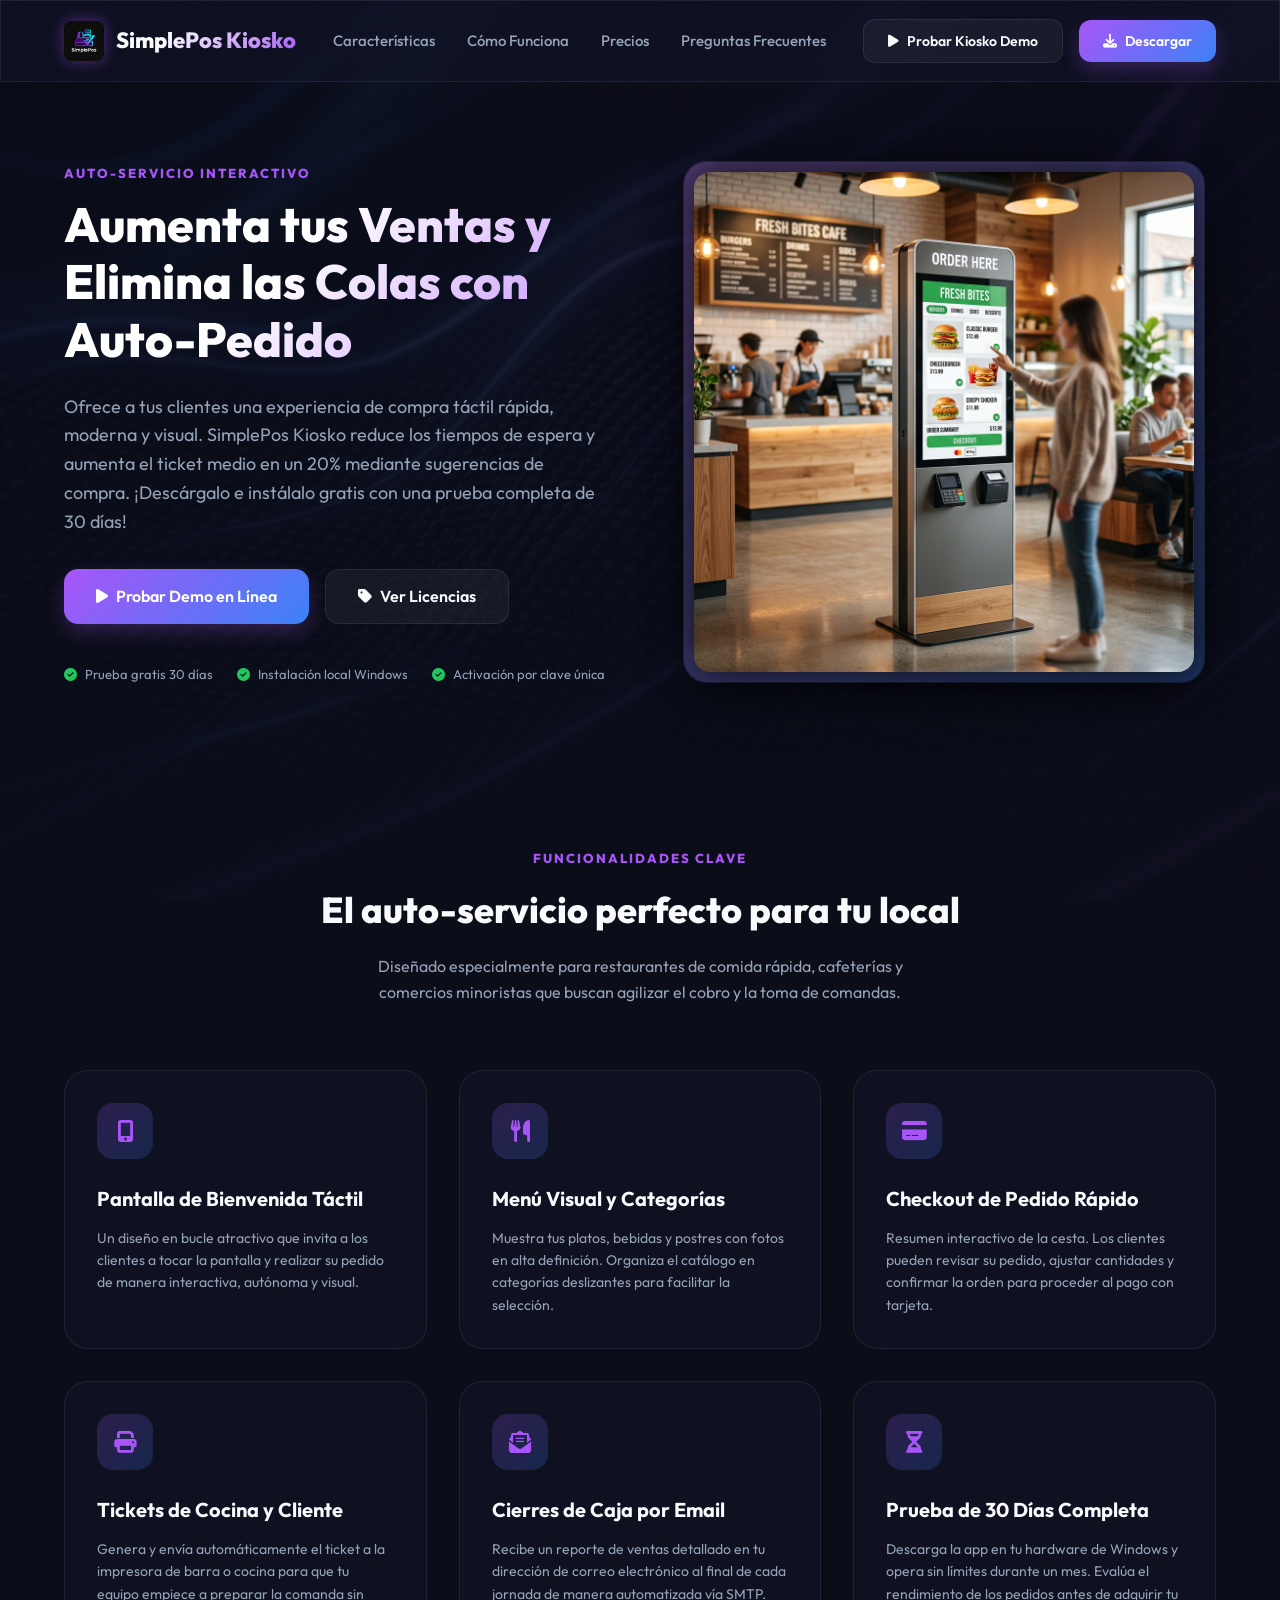
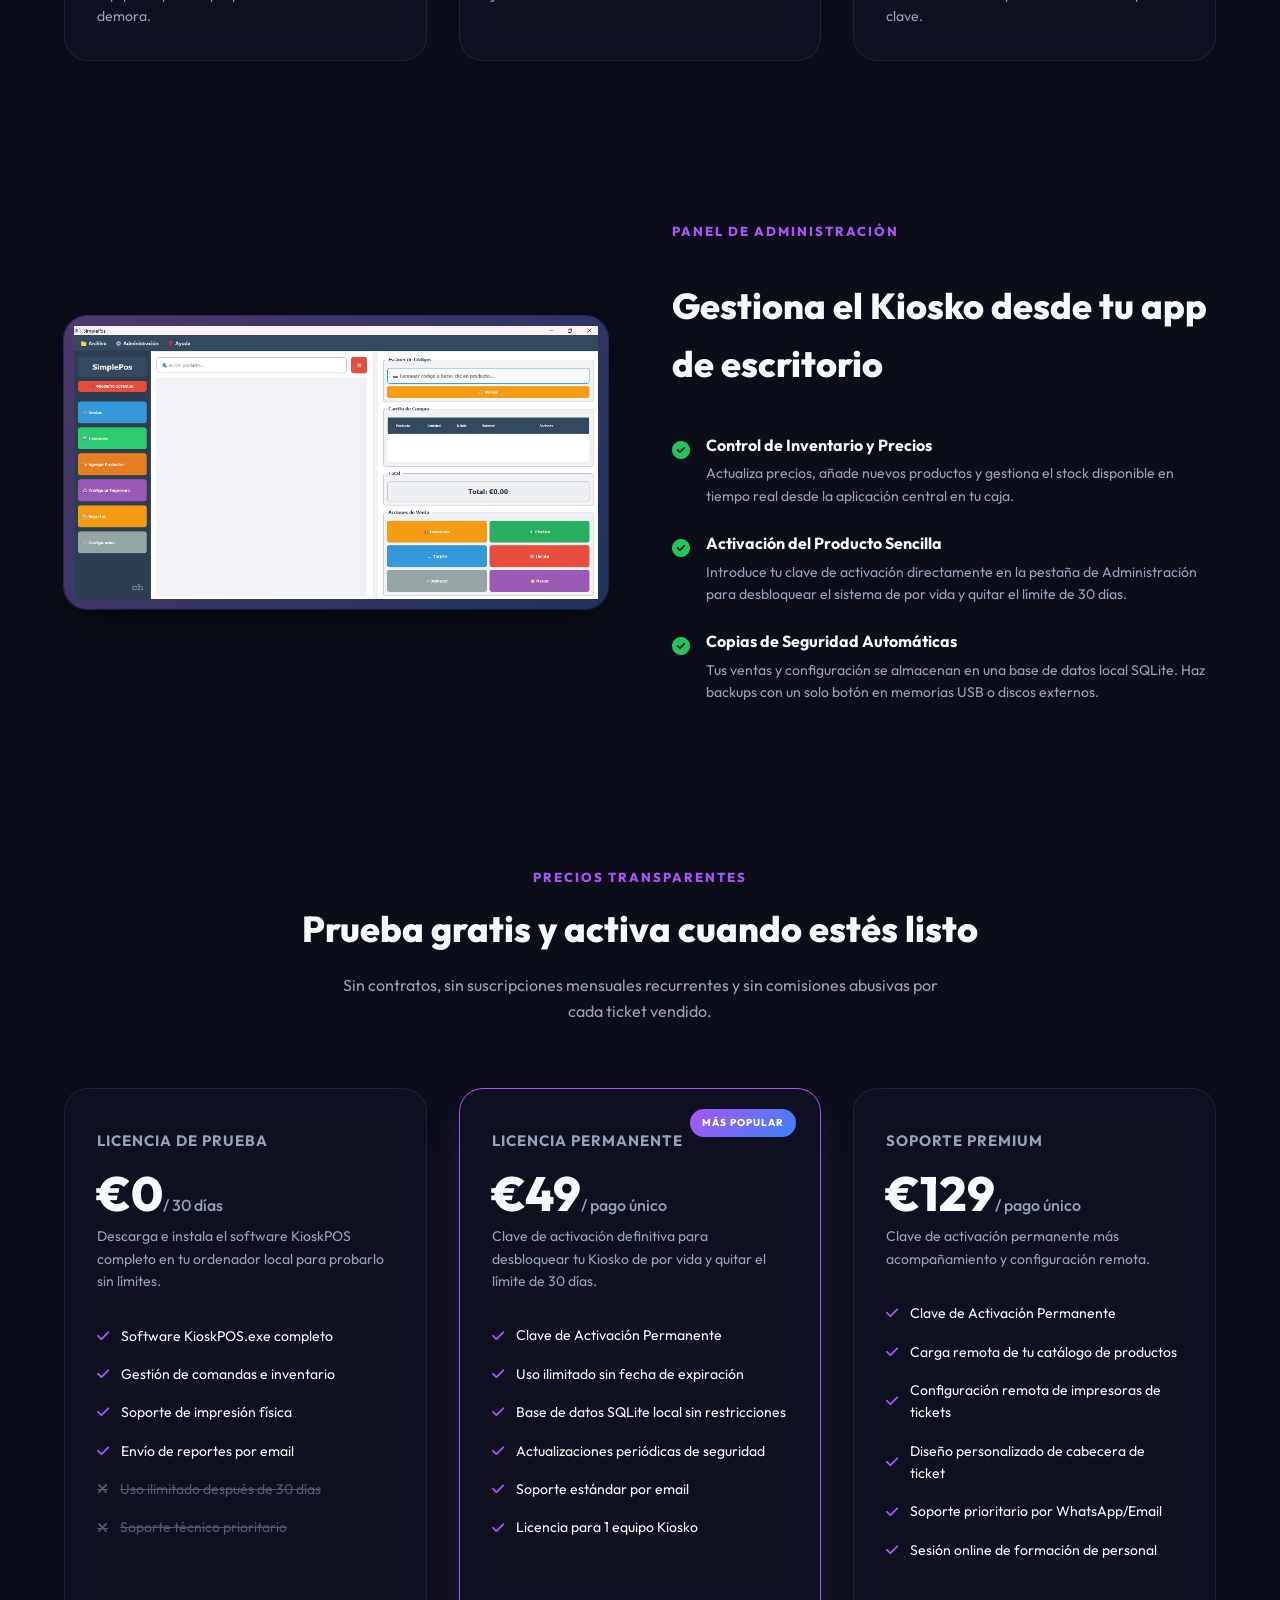
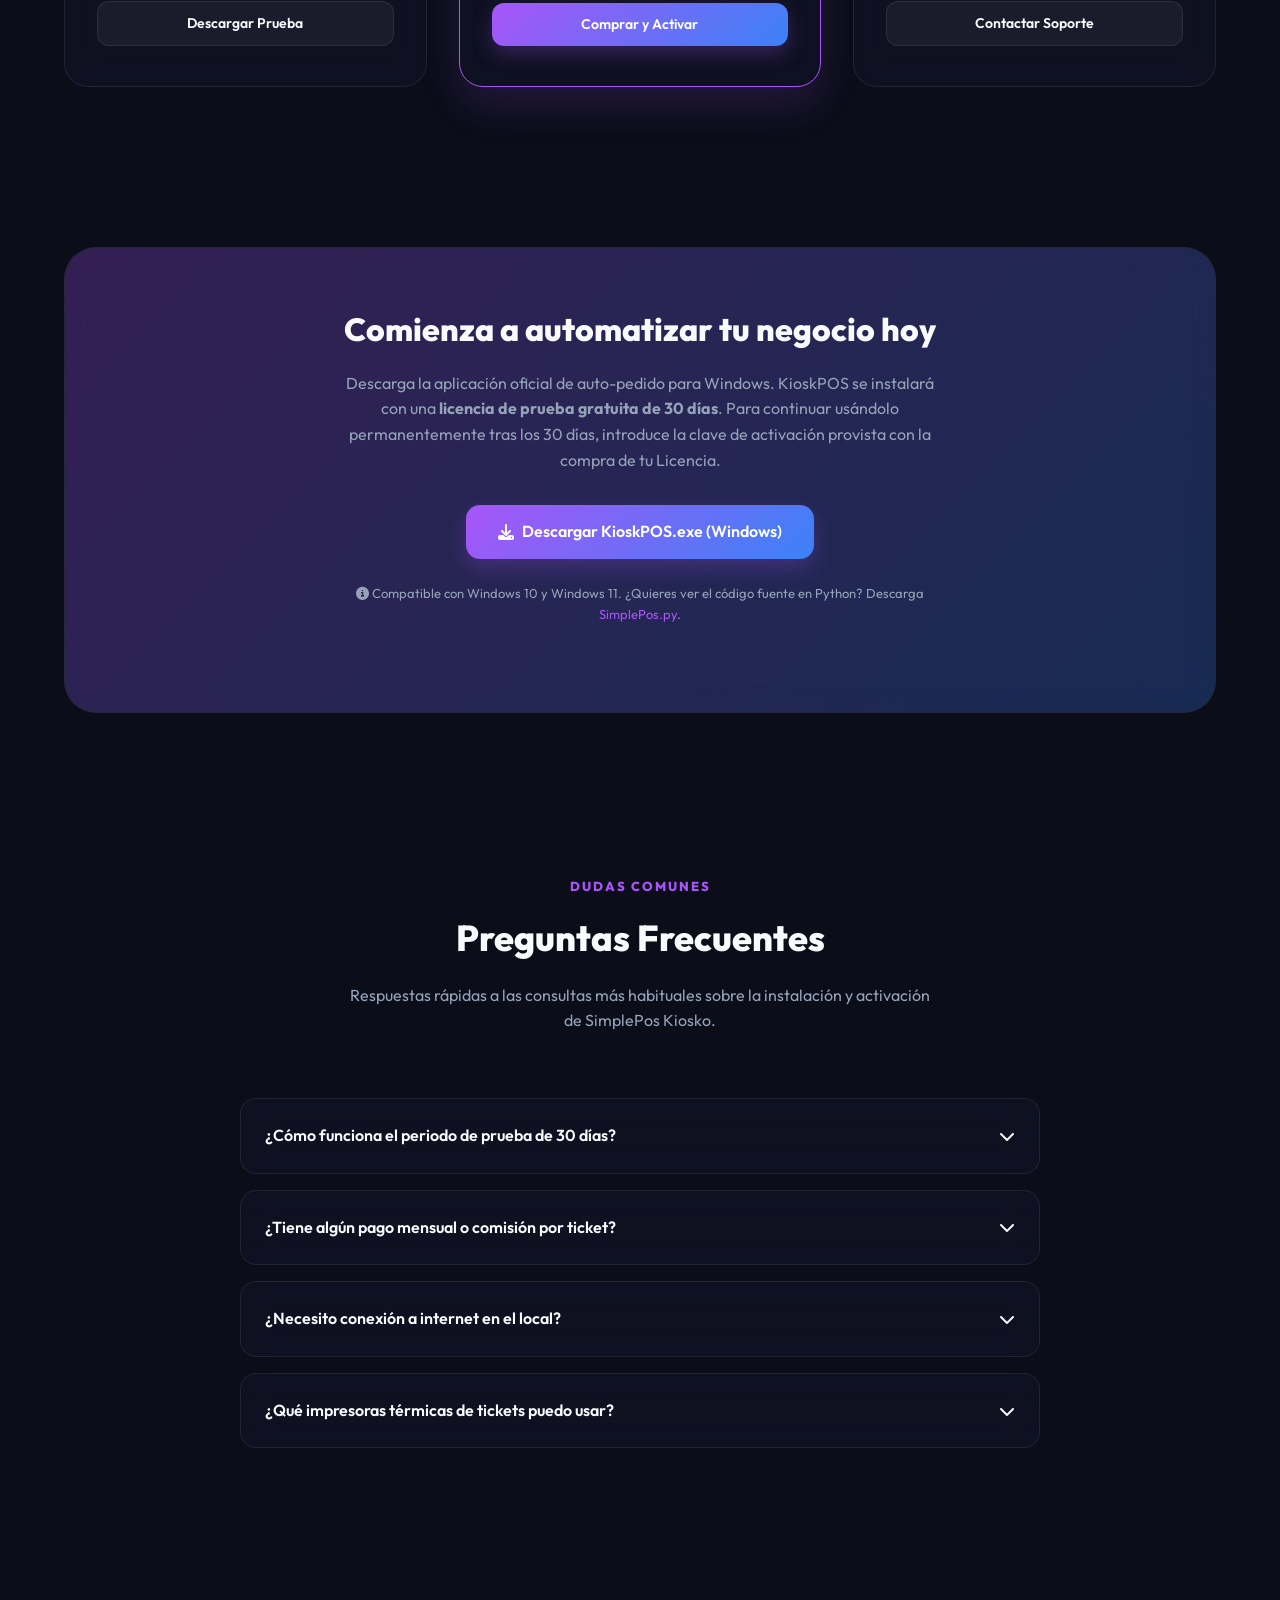
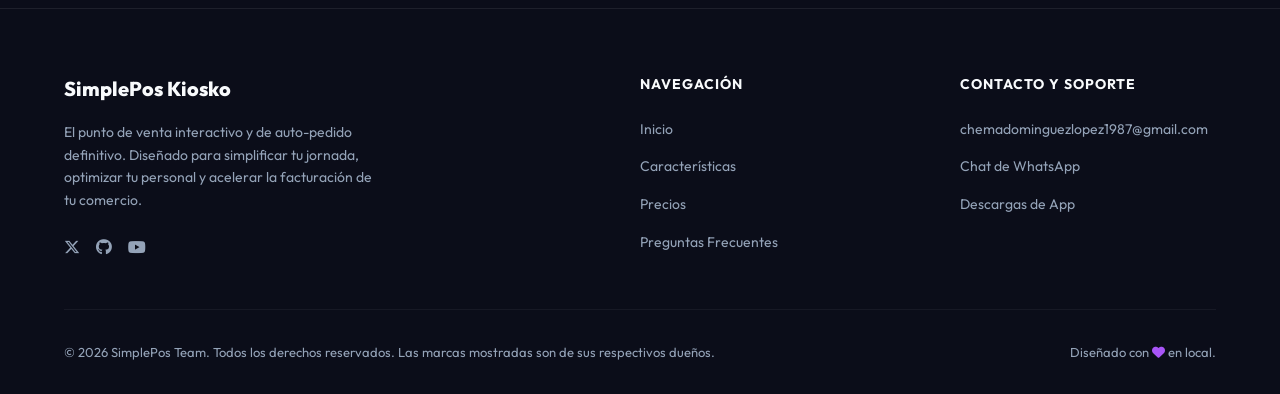
<file: index.html>
<!DOCTYPE html>
<html lang="es">
<head>
    <meta charset="UTF-8">
    <meta name="viewport" content="width=device-width, initial-scale=1.0">
    <title>SimplePos Kiosko - El Sistema de Auto-Pedido Interactivo y Sin Comisiones</title>
    <meta name="description" content="Optimiza las ventas de tu local con SimplePos Kiosko. Software de auto-pedido táctil para Windows. Descarga con 30 días de prueba gratuita y pago único.">
    
    <!-- Stylesheets -->
    <link rel="stylesheet" href="styles.css">
    <link href="https://fonts.googleapis.com/css2?family=Outfit:wght@300;400;500;600;700;800&display=swap" rel="stylesheet">
    <link rel="stylesheet" href="https://cdnjs.cloudflare.com/ajax/libs/font-awesome/6.4.0/css/all.min.css">
</head>
<body>

    <!-- NAVBAR -->
    <header class="navbar-container glass" id="site-header">
        <div class="container">
            <div class="nav-wrapper">
                <a href="#" class="logo-link" id="nav-logo">
                    <img src="assets/logo.png" alt="SimplePos Kiosko Logo" class="logo-img">
                    <span class="logo-text">SimplePos Kiosko</span>
                </a>
                
                <ul class="nav-links">
                    <li><a href="#features" id="link-features">Características</a></li>
                    <li><a href="#details" id="link-details">Cómo Funciona</a></li>
                    <li><a href="#pricing" id="link-pricing">Precios</a></li>
                    <li><a href="#faq" id="link-faq">Preguntas Frecuentes</a></li>
                </ul>
                
                <div class="nav-actions">
                    <a href="./demo/index.html" class="btn btn-secondary" id="nav-btn-demo" target="_blank">
                        <i class="fa-solid fa-play"></i> Probar Kiosko Demo
                    </a>
                    <a href="#download" class="btn btn-primary" id="nav-btn-download">
                        <i class="fa-solid fa-download"></i> Descargar
                    </a>
                </div>
            </div>
        </div>
    </header>

    <!-- HERO SECTION -->
    <section class="hero" id="home">
        <div class="container">
            <div class="hero-grid">
                <div class="hero-content">
                    <span class="section-tag">Auto-Servicio Interactivo</span>
                    <h1 id="hero-main-title">Aumenta tus Ventas y Elimina las Colas con Auto-Pedido</h1>
                    <p>Ofrece a tus clientes una experiencia de compra táctil rápida, moderna y visual. SimplePos Kiosko reduce los tiempos de espera y aumenta el ticket medio en un 20% mediante sugerencias de compra. ¡Descárgalo e instálalo gratis con una prueba completa de 30 días!</p>
                    
                    <div class="hero-ctas">
                        <a href="./demo/index.html" class="btn btn-primary btn-large" id="hero-btn-demo" target="_blank">
                            <i class="fa-solid fa-play"></i> Probar Demo en Línea
                        </a>
                        <a href="#pricing" class="btn btn-secondary btn-large" id="hero-btn-pricing">
                            <i class="fa-solid fa-tag"></i> Ver Licencias
                        </a>
                    </div>
                    
                    <div class="hero-badges">
                        <div class="hero-badge">
                            <i class="fa-solid fa-circle-check"></i>
                            <span>Prueba gratis 30 días</span>
                        </div>
                        <div class="hero-badge">
                            <i class="fa-solid fa-circle-check"></i>
                            <span>Instalación local Windows</span>
                        </div>
                        <div class="hero-badge">
                            <i class="fa-solid fa-circle-check"></i>
                            <span>Activación por clave única</span>
                        </div>
                    </div>
                </div>
                
                <div class="hero-media">
                    <div class="hero-mockup-wrapper">
                        <img src="assets/hero.png" alt="Terminal Kiosko de auto-pedido táctil" class="hero-img" id="hero-image-mockup">
                    </div>
                </div>
            </div>
        </div>
    </section>

    <!-- FEATURES SECTION -->
    <section class="features" id="features">
        <div class="container">
            <div class="section-header">
                <span class="section-tag">Funcionalidades Clave</span>
                <h2 class="section-title">El auto-servicio perfecto para tu local</h2>
                <p class="section-desc">Diseñado especialmente para restaurantes de comida rápida, cafeterías y comercios minoristas que buscan agilizar el cobro y la toma de comandas.</p>
            </div>
            
            <div class="features-grid">
                <!-- Feature 1 -->
                <div class="feature-card glass">
                    <div class="feature-icon-wrapper">
                        <i class="fa-solid fa-mobile-screen-button"></i>
                    </div>
                    <h3>Pantalla de Bienvenida Táctil</h3>
                    <p>Un diseño en bucle atractivo que invita a los clientes a tocar la pantalla y realizar su pedido de manera interactiva, autónoma y visual.</p>
                </div>
                
                <!-- Feature 2 -->
                <div class="feature-card glass">
                    <div class="feature-icon-wrapper">
                        <i class="fa-solid fa-utensils"></i>
                    </div>
                    <h3>Menú Visual y Categorías</h3>
                    <p>Muestra tus platos, bebidas y postres con fotos en alta definición. Organiza el catálogo en categorías deslizantes para facilitar la selección.</p>
                </div>
                
                <!-- Feature 3 -->
                <div class="feature-card glass">
                    <div class="feature-icon-wrapper">
                        <i class="fa-solid fa-credit-card"></i>
                    </div>
                    <h3>Checkout de Pedido Rápido</h3>
                    <p>Resumen interactivo de la cesta. Los clientes pueden revisar su pedido, ajustar cantidades y confirmar la orden para proceder al pago con tarjeta.</p>
                </div>
                
                <!-- Feature 4 -->
                <div class="feature-card glass">
                    <div class="feature-icon-wrapper">
                        <i class="fa-solid fa-print"></i>
                    </div>
                    <h3>Tickets de Cocina y Cliente</h3>
                    <p>Genera y envía automáticamente el ticket a la impresora de barra o cocina para que tu equipo empiece a preparar la comanda sin demora.</p>
                </div>
                
                <!-- Feature 5 -->
                <div class="feature-card glass">
                    <div class="feature-icon-wrapper">
                        <i class="fa-solid fa-envelope-open-text"></i>
                    </div>
                    <h3>Cierres de Caja por Email</h3>
                    <p>Recibe un reporte de ventas detallado en tu dirección de correo electrónico al final de cada jornada de manera automatizada vía SMTP.</p>
                </div>
                
                <!-- Feature 6 -->
                <div class="feature-card glass">
                    <div class="feature-icon-wrapper">
                        <i class="fa-solid fa-hourglass-half"></i>
                    </div>
                    <h3>Prueba de 30 Días Completa</h3>
                    <p>Descarga la app en tu hardware de Windows y opera sin límites durante un mes. Evalúa el rendimiento de los pedidos antes de adquirir tu clave.</p>
                </div>
            </div>
        </div>
    </section>

    <!-- PRODUCT DETAILS -->
    <section class="details" id="details">
        <div class="container">
            <div class="details-grid">
                <div class="details-media">
                    <div class="hero-mockup-wrapper">
                        <img src="assets/app_screenshot.png" alt="Panel de control administrativo de SimplePos" class="details-img" id="details-image-mockup">
                    </div>
                </div>
                
                <div class="details-list">
                    <span class="section-tag">Panel de Administración</span>
                    <h2 class="section-title">Gestiona el Kiosko desde tu app de escritorio</h2>
                    
                    <div class="details-item">
                        <div class="details-item-icon">
                            <i class="fa-solid fa-circle-check"></i>
                        </div>
                        <div class="details-item-text">
                            <h4>Control de Inventario y Precios</h4>
                            <p>Actualiza precios, añade nuevos productos y gestiona el stock disponible en tiempo real desde la aplicación central en tu caja.</p>
                        </div>
                    </div>
                    
                    <div class="details-item">
                        <div class="details-item-icon">
                            <i class="fa-solid fa-circle-check"></i>
                        </div>
                        <div class="details-item-text">
                            <h4>Activación del Producto Sencilla</h4>
                            <p>Introduce tu clave de activación directamente en la pestaña de Administración para desbloquear el sistema de por vida y quitar el límite de 30 días.</p>
                        </div>
                    </div>
                    
                    <div class="details-item">
                        <div class="details-item-icon">
                            <i class="fa-solid fa-circle-check"></i>
                        </div>
                        <div class="details-item-text">
                            <h4>Copias de Seguridad Automáticas</h4>
                            <p>Tus ventas y configuración se almacenan en una base de datos local SQLite. Haz backups con un solo botón en memorias USB o discos externos.</p>
                        </div>
                    </div>
                </div>
            </div>
        </div>
    </section>

    <!-- PRICING SECTION -->
    <section class="pricing" id="pricing">
        <div class="container">
            <div class="section-header">
                <span class="section-tag">Precios Transparentes</span>
                <h2 class="section-title">Prueba gratis y activa cuando estés listo</h2>
                <p class="section-desc">Sin contratos, sin suscripciones mensuales recurrentes y sin comisiones abusivas por cada ticket vendido.</p>
            </div>
            
            <div class="pricing-grid">
                <!-- Plan 1 -->
                <div class="pricing-card glass" id="pricing-plan-demo">
                    <span class="plan-name">Licencia de Prueba</span>
                    <div class="plan-price">€0<span>/ 30 días</span></div>
                    <p class="plan-desc">Descarga e instala el software KioskPOS completo en tu ordenador local para probarlo sin límites.</p>
                    <ul class="plan-features">
                        <li><i class="fa-solid fa-check"></i> Software KioskPOS.exe completo</li>
                        <li><i class="fa-solid fa-check"></i> Gestión de comandas e inventario</li>
                        <li><i class="fa-solid fa-check"></i> Soporte de impresión física</li>
                        <li><i class="fa-solid fa-check"></i> Envío de reportes por email</li>
                        <li class="disabled"><i class="fa-solid fa-xmark"></i> Uso ilimitado después de 30 días</li>
                        <li class="disabled"><i class="fa-solid fa-xmark"></i> Soporte técnico prioritario</li>
                    </ul>
                    <a href="#download" class="btn btn-secondary" id="btn-buy-demo">Descargar Prueba</a>
                </div>
                
                <!-- Plan 2 (Popular) -->
                <div class="pricing-card glass popular" id="pricing-plan-pro">
                    <span class="plan-name">Licencia Permanente</span>
                    <div class="plan-price">€49<span>/ pago único</span></div>
                    <p class="plan-desc">Clave de activación definitiva para desbloquear tu Kiosko de por vida y quitar el límite de 30 días.</p>
                    <ul class="plan-features">
                        <li><i class="fa-solid fa-check"></i> Clave de Activación Permanente</li>
                        <li><i class="fa-solid fa-check"></i> Uso ilimitado sin fecha de expiración</li>
                        <li><i class="fa-solid fa-check"></i> Base de datos SQLite local sin restricciones</li>
                        <li><i class="fa-solid fa-check"></i> Actualizaciones periódicas de seguridad</li>
                        <li><i class="fa-solid fa-check"></i> Soporte estándar por email</li>
                        <li><i class="fa-solid fa-check"></i> Licencia para 1 equipo Kiosko</li>
                    </ul>
                    <a href="#download" class="btn btn-primary" id="btn-buy-standard">Comprar y Activar</a>
                </div>
                
                <!-- Plan 3 -->
                <div class="pricing-card glass" id="pricing-plan-enterprise">
                    <span class="plan-name">Soporte Premium</span>
                    <div class="plan-price">€129<span>/ pago único</span></div>
                    <p class="plan-desc">Clave de activación permanente más acompañamiento y configuración remota.</p>
                    <ul class="plan-features">
                        <li><i class="fa-solid fa-check"></i> Clave de Activación Permanente</li>
                        <li><i class="fa-solid fa-check"></i> Carga remota de tu catálogo de productos</li>
                        <li><i class="fa-solid fa-check"></i> Configuración remota de impresoras de tickets</li>
                        <li><i class="fa-solid fa-check"></i> Diseño personalizado de cabecera de ticket</li>
                        <li><i class="fa-solid fa-check"></i> Soporte prioritario por WhatsApp/Email</li>
                        <li><i class="fa-solid fa-check"></i> Sesión online de formación de personal</li>
                    </ul>
                    <a href="https://wa.me/34600000000?text=Hola,%20estoy%20interesado%20en%20el%20plan%20soporte%20premium%20de%20SimplePos%20Kiosko" class="btn btn-secondary" id="btn-buy-custom" target="_blank">Contactar Soporte</a>
                </div>
            </div>
        </div>
    </section>

    <!-- DOWNLOAD SECTION -->
    <section class="download-section" id="download">
        <div class="container">
            <div class="download-box glass">
                <h2>Comienza a automatizar tu negocio hoy</h2>
                <p>Descarga la aplicación oficial de auto-pedido para Windows. KioskPOS se instalará con una <strong>licencia de prueba gratuita de 30 días</strong>. Para continuar usándolo permanentemente tras los 30 días, introduce la clave de activación provista con la compra de tu Licencia.</p>
                
                <div class="download-buttons">
                    <a href="https://github.com/Chemantastico87/simplepos/releases/download/v1.0.0/KioskPOS.exe" class="btn btn-primary btn-large" id="dl-kiosk-pos" download>
                        <i class="fa-solid fa-download"></i> Descargar KioskPOS.exe (Windows)
                    </a>
                </div>
                <p style="margin-top: 24px; font-size: 13px; color: var(--text-muted);">
                    <i class="fa-solid fa-info-circle"></i> Compatible con Windows 10 y Windows 11. ¿Quieres ver el código fuente en Python? Descarga <a href="https://github.com/Chemantastico87/simplepos/releases/download/v1.0.0/SimplePos.py" style="color: var(--primary); text-decoration: none;" download>SimplePos.py</a>.
                </p>
            </div>
        </div>
    </section>

    <!-- FAQ SECTION -->
    <section class="faq" id="faq">
        <div class="container">
            <div class="section-header">
                <span class="section-tag">Dudas comunes</span>
                <h2 class="section-title">Preguntas Frecuentes</h2>
                <p class="section-desc">Respuestas rápidas a las consultas más habituales sobre la instalación y activación de SimplePos Kiosko.</p>
            </div>
            
            <div class="faq-list">
                <!-- FAQ 1 -->
                <div class="faq-item glass" id="faq-item-1">
                    <div class="faq-question">
                        <span>¿Cómo funciona el periodo de prueba de 30 días?</span>
                        <i class="fa-solid fa-chevron-down"></i>
                    </div>
                    <div class="faq-answer">
                        Puedes descargar KioskPOS.exe de forma gratuita. Al iniciarlo, la aplicación operará con todas las funciones de venta, configuración y base de datos durante 30 días exactos. Pasados los 30 días, aparecerá una pantalla solicitando la clave de activación. Al introducir tu clave permanente adquirida, el programa continuará funcionando con normalidad sin perder ninguno de los datos o productos que hayas configurado durante la prueba.
                    </div>
                </div>
                
                <!-- FAQ 2 -->
                <div class="faq-item glass" id="faq-item-2">
                    <div class="faq-question">
                        <span>¿Tiene algún pago mensual o comisión por ticket?</span>
                        <i class="fa-solid fa-chevron-down"></i>
                    </div>
                    <div class="faq-answer">
                        No. La Licencia Permanente es un pago único de 49€. No existen cuotas mensuales recurrentes ni comisiones sobre las órdenes de venta que hagan tus clientes en el Kiosko.
                    </div>
                </div>
                
                <!-- FAQ 3 -->
                <div class="faq-item glass" id="faq-item-3">
                    <div class="faq-question">
                        <span>¿Necesito conexión a internet en el local?</span>
                        <i class="fa-solid fa-chevron-down"></i>
                    </div>
                    <div class="faq-answer">
                        No. La base de datos es local (SQLite) y reside en tu PC. El sistema opera a la perfección de forma completamente offline. La conexión a internet solo es necesaria en caso de que configures el sistema para enviarte los informes diarios de cierre de ventas a tu correo personal al final del día.
                    </div>
                </div>
                
                <!-- FAQ 4 -->
                <div class="faq-item glass" id="faq-item-4">
                    <div class="faq-question">
                        <span>¿Qué impresoras térmicas de tickets puedo usar?</span>
                        <i class="fa-solid fa-chevron-down"></i>
                    </div>
                    <div class="faq-answer">
                        Es compatible con cualquier impresora térmica de tickets (estándar de 58mm u 80mm) que tenga drivers oficiales para Windows, ya sea conectada mediante cable USB, red local (Ethernet) o puerto serie.
                    </div>
                </div>
            </div>
        </div>
    </section>

    <!-- FOOTER -->
    <footer>
        <div class="container">
            <div class="footer-grid">
                <div class="footer-brand">
                    <h3>SimplePos Kiosko</h3>
                    <p>El punto de venta interactivo y de auto-pedido definitivo. Diseñado para simplificar tu jornada, optimizar tu personal y acelerar la facturación de tu comercio.</p>
                    <div class="footer-socials">
                        <a href="#" id="soc-twitter"><i class="fa-brands fa-x-twitter"></i></a>
                        <a href="#" id="soc-github"><i class="fa-brands fa-github"></i></a>
                        <a href="#" id="soc-youtube"><i class="fa-brands fa-youtube"></i></a>
                    </div>
                </div>
                
                <div class="footer-links">
                    <h4>Navegación</h4>
                    <ul>
                        <li><a href="#home">Inicio</a></li>
                        <li><a href="#features">Características</a></li>
                        <li><a href="#pricing">Precios</a></li>
                        <li><a href="#faq">Preguntas Frecuentes</a></li>
                    </ul>
                </div>
                
                <div class="footer-links">
                    <h4>Contacto y Soporte</h4>
                    <ul>
                        <li><a href="mailto:chemadominguezlopez1987@gmail.com">chemadominguezlopez1987@gmail.com</a></li>
                        <li><a href="https://wa.me/34600000000" target="_blank">Chat de WhatsApp</a></li>
                        <li><a href="#download">Descargas de App</a></li>
                    </ul>
                </div>
            </div>
            
            <div class="footer-bottom">
                <p>&copy; 2026 SimplePos Team. Todos los derechos reservados. Las marcas mostradas son de sus respectivos dueños.</p>
                <p>Diseñado con <i class="fa-solid fa-heart" style="color: var(--primary);"></i> en local.</p>
            </div>
        </div>
    </footer>

    <!-- Interactive Scripts -->
    <script>
        // Header scroll effect
        window.addEventListener('scroll', function() {
            const header = document.getElementById('site-header');
            if (window.scrollY > 50) {
                header.classList.add('scrolled');
            } else {
                header.classList.remove('scrolled');
            }
        });

        // FAQ Accordion
        document.querySelectorAll('.faq-question').forEach(question => {
            question.addEventListener('click', () => {
                const item = question.parentElement;
                
                // Toggle active class on clicked item
                const isActive = item.classList.contains('active');
                
                // Collapse all other items
                document.querySelectorAll('.faq-item').forEach(faq => {
                    faq.classList.remove('active');
                });
                
                if (!isActive) {
                    item.classList.add('active');
                }
            });
        });
    </script>
</body>
</html>
</file>
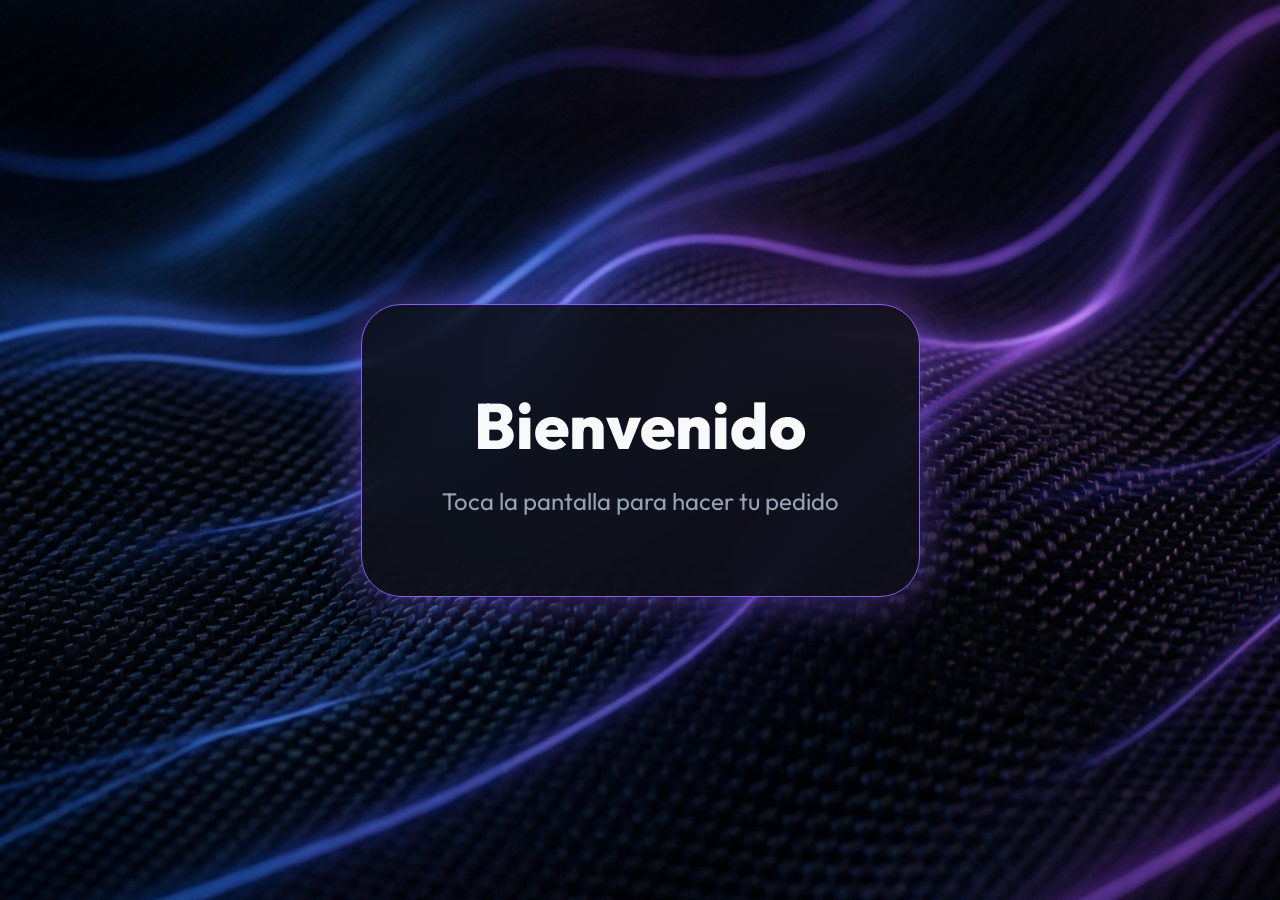
<file: demo/index.html>
<!DOCTYPE html>
<html lang="es">
<head>
    <meta charset="UTF-8">
    <meta name="viewport" content="width=device-width, initial-scale=1.0">
    <title>SimplePos - Kiosk</title>
    <link rel="stylesheet" href="styles.css">
    <link href="https://fonts.googleapis.com/css2?family=Outfit:wght@300;400;600;800&display=swap" rel="stylesheet">
    <link rel="stylesheet" href="https://cdnjs.cloudflare.com/ajax/libs/font-awesome/6.4.0/css/all.min.css">
    <style>
        /* Kiosk specific overrides */
        .sidebar { display: none; }
        .top-header { justify-content: center; margin-bottom: 20px; }
        .search-bar { width: 600px; height: 60px; font-size: 20px; border-radius: 30px; }
        .search-bar input { font-size: 20px; }
        .user-profile { display: none; }
        .cart-panel { width: 450px; }
        
        /* Welcome Screen overlay */
        #welcome-screen {
            position: fixed;
            top: 0; left: 0; width: 100vw; height: 100vh;
            background-color: var(--bg-color);
            background-image: url('../assets/bg.jpg');
            background-size: cover;
            background-position: center;
            z-index: 1000;
            display: flex;
            flex-direction: column;
            justify-content: center;
            align-items: center;
            backdrop-filter: blur(5px);
        }
        
        #welcome-screen .glass-card {
            background: rgba(15, 17, 26, 0.8);
            backdrop-filter: blur(25px);
            border: 1px solid var(--accent-primary);
            padding: 80px;
            border-radius: 40px;
            text-align: center;
            box-shadow: 0 0 50px var(--accent-glow);
            cursor: pointer;
            transition: transform 0.3s ease;
        }
        
        #welcome-screen .glass-card:hover {
            transform: scale(1.05);
        }
        
        #welcome-screen h1 { font-size: 64px; font-weight: 800; margin-bottom: 20px; }
        #welcome-screen p { font-size: 24px; color: var(--text-muted); }
        
        /* Thank you screen */
        #thanks-screen {
            display: none;
            position: fixed;
            top: 0; left: 0; width: 100vw; height: 100vh;
            background: rgba(15, 17, 26, 0.95);
            z-index: 2000;
            flex-direction: column;
            justify-content: center;
            align-items: center;
        }
        #thanks-screen h1 { font-size: 50px; color: var(--text-main); margin-bottom: 20px; }
        #thanks-screen p { font-size: 24px; color: var(--accent-secondary); }
    </style>
</head>
<body>
    <!-- Kiosk Welcome Screen -->
    <div id="welcome-screen" onclick="startOrder()">
        <div class="glass-card">
            <h1>Bienvenido</h1>
            <p>Toca la pantalla para hacer tu pedido</p>
        </div>
    </div>
    
    <!-- Kiosk Thank you screen -->
    <div id="thanks-screen">
        <h1>¡Gracias por tu pedido!</h1>
        <p>Por favor, retira tu ticket y procede a recoger tu pedido.</p>
    </div>

    <div class="app-container">
        <!-- Main Content Area -->
        <main class="main-content" style="padding: 40px 60px;">
            <header class="top-header">
                <div class="search-bar">
                    <i class="fa-solid fa-magnifying-glass"></i>
                    <input type="text" id="global-search" placeholder="¿Qué te apetece hoy?">
                </div>
            </header>

            <div class="categories" id="categories-container" style="justify-content: center; gap: 20px;">
                <!-- JS Injected Categories -->
            </div>

            <!-- Products Grid -->
            <div class="products-grid" id="products-container" style="grid-template-columns: repeat(auto-fill, minmax(250px, 1fr));">
                <!-- JS Injected Products -->
            </div>
        </main>

        <!-- Right Sidebar (Cart) -->
        <aside class="cart-panel">
            <div class="cart-header">
                <h2>Tu Pedido</h2>
                <span class="order-id" id="cart-order-id">Mesa/Pedido Nuevo</span>
            </div>

            <div class="cart-items" id="cart-container">
                <!-- Cart items will be injected via JS -->
            </div>

            <div class="cart-summary">
                <div class="summary-row">
                    <span>Subtotal</span>
                    <span id="subtotal">€0.00</span>
                </div>
                <div class="summary-row">
                    <span>Impuestos (10%)</span>
                    <span id="tax">€0.00</span>
                </div>
                <div class="summary-row total">
                    <span>Total a Pagar</span>
                    <span id="total">€0.00</span>
                </div>
            </div>

            <button class="checkout-btn" onclick="processKioskCheckout()">
                <span>Pagar Pedido</span>
                <i class="fa-solid fa-credit-card"></i>
            </button>
            <button class="btn-secondary" style="margin-top: 15px; width: 100%; border: none;" onclick="cancelOrder()">Cancelar Pedido</button>
        </aside>
    </div>

    <div id="toast" class="toast"></div>

    <script src="script.js"></script>
</body>
</html>
</file>
<file: styles.css>
:root {
    --bg-color: #0b0d19;
    --panel-bg: rgba(20, 24, 45, 0.45);
    --border: rgba(255, 255, 255, 0.08);
    --text-main: #f8fafc;
    --text-muted: #94a3b8;
    --primary: #a855f7;
    --secondary: #3b82f6;
    --accent: #22c55e;
    --glow: rgba(168, 85, 247, 0.45);
    --glow-secondary: rgba(59, 130, 246, 0.45);
}

* {
    margin: 0;
    padding: 0;
    box-sizing: border-box;
    font-family: 'Outfit', sans-serif;
    scroll-behavior: smooth;
}

body {
    background-color: var(--bg-color);
    background-image: linear-gradient(rgba(11, 13, 25, 0.85), rgba(11, 13, 25, 0.95)), url('assets/bg.jpg');
    background-size: cover;
    background-position: center;
    background-attachment: fixed;
    color: var(--text-main);
    line-height: 1.6;
    overflow-x: hidden;
}

.container {
    width: 100%;
    max-width: 1200px;
    margin: 0 auto;
    padding: 0 24px;
}

.glass {
    background: var(--panel-bg);
    backdrop-filter: blur(16px);
    -webkit-backdrop-filter: blur(16px);
    border: 1px solid var(--border);
}

/* ==================================
   NAVBAR
================================== */
header.navbar-container {
    position: fixed;
    top: 0;
    left: 0;
    width: 100%;
    z-index: 1000;
    transition: all 0.3s ease;
}

header.navbar-container.scrolled {
    background: rgba(11, 13, 25, 0.8);
    backdrop-filter: blur(20px);
    border-bottom: 1px solid var(--border);
}

.nav-wrapper {
    display: flex;
    justify-content: space-between;
    align-items: center;
    height: 80px;
}

.logo-link {
    display: flex;
    align-items: center;
    text-decoration: none;
    gap: 12px;
}

.logo-img {
    width: 40px;
    height: 40px;
    border-radius: 8px;
    box-shadow: 0 0 15px var(--glow);
}

.logo-text {
    font-size: 22px;
    font-weight: 800;
    background: linear-gradient(135deg, var(--text-main) 30%, var(--primary) 100%);
    -webkit-background-clip: text;
    -webkit-text-fill-color: transparent;
}

.nav-links {
    display: flex;
    gap: 32px;
    list-style: none;
}

.nav-links a {
    color: var(--text-muted);
    text-decoration: none;
    font-weight: 500;
    font-size: 15px;
    transition: color 0.3s;
}

.nav-links a:hover {
    color: var(--text-main);
}

.nav-actions {
    display: flex;
    align-items: center;
    gap: 16px;
}

/* Buttons */
.btn {
    display: inline-flex;
    align-items: center;
    justify-content: center;
    padding: 10px 24px;
    border-radius: 12px;
    font-size: 14px;
    font-weight: 600;
    text-decoration: none;
    cursor: pointer;
    transition: all 0.3s ease;
    border: none;
    gap: 8px;
}

.btn-primary {
    background: linear-gradient(135deg, var(--primary), var(--secondary));
    color: white;
    box-shadow: 0 8px 20px rgba(168, 85, 247, 0.25);
}

.btn-primary:hover {
    transform: translateY(-2px);
    box-shadow: 0 10px 25px var(--glow);
}

.btn-secondary {
    background: rgba(255, 255, 255, 0.05);
    color: var(--text-main);
    border: 1px solid var(--border);
}

.btn-secondary:hover {
    background: rgba(255, 255, 255, 0.1);
    transform: translateY(-2px);
}

.btn-large {
    padding: 14px 32px;
    font-size: 16px;
    border-radius: 14px;
}

/* ==================================
   HERO SECTION
================================== */
.hero {
    padding-top: 160px;
    padding-bottom: 80px;
    position: relative;
}

.hero-grid {
    display: grid;
    grid-template-columns: 1fr 1fr;
    gap: 64px;
    align-items: center;
}

.hero-content h1 {
    font-size: 48px;
    font-weight: 800;
    line-height: 1.2;
    margin-bottom: 24px;
    background: linear-gradient(135deg, #ffffff 40%, #c084fc 100%);
    -webkit-background-clip: text;
    -webkit-text-fill-color: transparent;
}

.hero-content p {
    font-size: 18px;
    color: var(--text-muted);
    margin-bottom: 32px;
}

.hero-ctas {
    display: flex;
    gap: 16px;
    margin-bottom: 40px;
}

.hero-badges {
    display: flex;
    gap: 24px;
}

.hero-badge {
    display: flex;
    align-items: center;
    gap: 8px;
    font-size: 13px;
    color: var(--text-muted);
}

.hero-badge i {
    color: var(--accent);
}

.hero-media {
    position: relative;
    display: flex;
    justify-content: center;
    align-items: center;
}

.hero-mockup-wrapper {
    position: relative;
    border-radius: 24px;
    padding: 10px;
    background: linear-gradient(135deg, rgba(255,255,255,0.1) 0%, rgba(255,255,255,0.01) 100%);
    box-shadow: 0 25px 50px -12px rgba(0,0,0,0.5);
}

.hero-mockup-wrapper::before {
    content: '';
    position: absolute;
    inset: -1px;
    border-radius: 24px;
    background: linear-gradient(135deg, var(--primary), var(--secondary));
    z-index: -1;
    opacity: 0.3;
}

.hero-img {
    width: 100%;
    max-width: 500px;
    border-radius: 16px;
    display: block;
    box-shadow: 0 0 40px rgba(0,0,0,0.8);
}

/* ==================================
   FEATURES SECTION
================================== */
.section-header {
    text-align: center;
    margin-bottom: 64px;
}

.section-tag {
    font-size: 13px;
    font-weight: 800;
    color: var(--primary);
    text-transform: uppercase;
    letter-spacing: 2px;
    margin-bottom: 12px;
    display: inline-block;
}

.section-title {
    font-size: 36px;
    font-weight: 800;
    margin-bottom: 16px;
}

.section-desc {
    font-size: 16px;
    color: var(--text-muted);
    max-width: 600px;
    margin: 0 auto;
}

.features {
    padding: 80px 0;
}

.features-grid {
    display: grid;
    grid-template-columns: repeat(auto-fit, minmax(320px, 1fr));
    gap: 32px;
}

.feature-card {
    padding: 32px;
    border-radius: 24px;
    transition: all 0.3s ease;
    position: relative;
    overflow: hidden;
}

.feature-card::before {
    content: '';
    position: absolute;
    top: 0;
    left: 0;
    width: 100%;
    height: 100%;
    background: linear-gradient(135deg, rgba(168, 85, 247, 0.05) 0%, rgba(59, 130, 246, 0.05) 100%);
    opacity: 0;
    transition: opacity 0.3s ease;
}

.feature-card:hover {
    transform: translateY(-5px);
    border-color: rgba(168, 85, 247, 0.3);
    box-shadow: 0 15px 35px -10px rgba(168, 85, 247, 0.15);
}

.feature-card:hover::before {
    opacity: 1;
}

.feature-icon-wrapper {
    width: 56px;
    height: 56px;
    border-radius: 16px;
    background: linear-gradient(135deg, rgba(168, 85, 247, 0.2) 0%, rgba(59, 130, 246, 0.2) 100%);
    display: flex;
    align-items: center;
    justify-content: center;
    font-size: 22px;
    color: var(--primary);
    margin-bottom: 24px;
}

.feature-card h3 {
    font-size: 20px;
    font-weight: 700;
    margin-bottom: 12px;
}

.feature-card p {
    font-size: 14px;
    color: var(--text-muted);
}

/* ==================================
   PRODUCT DEMO / DETAILS
================================== */
.details {
    padding: 80px 0;
}

.details-grid {
    display: grid;
    grid-template-columns: 1fr 1fr;
    gap: 64px;
    align-items: center;
}

.details-media {
    position: relative;
}

.details-mockup {
    border-radius: 20px;
    overflow: hidden;
    box-shadow: 0 20px 40px rgba(0,0,0,0.6);
}

.details-img {
    width: 100%;
    display: block;
}

.details-list {
    display: flex;
    flex-direction: column;
    gap: 24px;
}

.details-item {
    display: flex;
    gap: 16px;
}

.details-item-icon {
    font-size: 18px;
    color: var(--accent);
    margin-top: 4px;
}

.details-item-text h4 {
    font-size: 16px;
    font-weight: 700;
    margin-bottom: 4px;
}

.details-item-text p {
    font-size: 14px;
    color: var(--text-muted);
}

/* ==================================
   PRICING SECTION
================================== */
.pricing {
    padding: 80px 0;
}

.pricing-grid {
    display: grid;
    grid-template-columns: repeat(auto-fit, minmax(300px, 1fr));
    gap: 32px;
    align-items: stretch;
}

.pricing-card {
    border-radius: 24px;
    padding: 40px 32px;
    display: flex;
    flex-direction: column;
    position: relative;
    transition: all 0.3s ease;
}

.pricing-card.popular {
    border-color: var(--primary);
    box-shadow: 0 20px 40px rgba(168, 85, 247, 0.15);
}

.pricing-card.popular::after {
    content: 'MÁS POPULAR';
    position: absolute;
    top: 20px;
    right: 24px;
    font-size: 10px;
    font-weight: 800;
    color: white;
    background: linear-gradient(135deg, var(--primary), var(--secondary));
    padding: 6px 12px;
    border-radius: 20px;
    letter-spacing: 1px;
}

.pricing-card:hover {
    transform: translateY(-5px);
}

.plan-name {
    font-size: 15px;
    font-weight: 700;
    color: var(--text-muted);
    letter-spacing: 1px;
    text-transform: uppercase;
    margin-bottom: 16px;
}

.plan-price {
    font-size: 48px;
    font-weight: 800;
    color: var(--text-main);
    line-height: 1;
    margin-bottom: 8px;
}

.plan-price span {
    font-size: 16px;
    font-weight: 500;
    color: var(--text-muted);
}

.plan-desc {
    font-size: 14px;
    color: var(--text-muted);
    margin-bottom: 32px;
}

.plan-features {
    list-style: none;
    display: flex;
    flex-direction: column;
    gap: 16px;
    margin-bottom: 40px;
    flex: 1;
}

.plan-features li {
    font-size: 14px;
    display: flex;
    align-items: center;
    gap: 12px;
}

.plan-features li i {
    color: var(--primary);
}

.plan-features li.disabled {
    color: var(--text-muted);
    text-decoration: line-through;
    opacity: 0.5;
}

.plan-features li.disabled i {
    color: var(--text-muted);
}

/* ==================================
   DOWNLOAD SECTION
================================== */
.download-section {
    padding: 80px 0;
}

.download-box {
    border-radius: 32px;
    padding: 56px;
    text-align: center;
    background: linear-gradient(135deg, rgba(168, 85, 247, 0.08) 0%, rgba(59, 130, 246, 0.08) 100%);
    position: relative;
    overflow: hidden;
}

.download-box::before {
    content: '';
    position: absolute;
    inset: -1px;
    border-radius: 32px;
    background: linear-gradient(135deg, var(--primary), var(--secondary));
    z-index: -1;
    opacity: 0.2;
}

.download-box h2 {
    font-size: 32px;
    font-weight: 800;
    margin-bottom: 16px;
}

.download-box p {
    font-size: 16px;
    color: var(--text-muted);
    max-width: 600px;
    margin: 0 auto 32px;
}

.download-buttons {
    display: flex;
    justify-content: center;
    gap: 24px;
    flex-wrap: wrap;
}

/* ==================================
   FAQ SECTION
================================== */
.faq {
    padding: 80px 0;
}

.faq-list {
    max-width: 800px;
    margin: 0 auto;
    display: flex;
    flex-direction: column;
    gap: 16px;
}

.faq-item {
    border-radius: 16px;
    overflow: hidden;
    transition: all 0.3s ease;
}

.faq-question {
    padding: 24px;
    display: flex;
    justify-content: space-between;
    align-items: center;
    cursor: pointer;
    font-weight: 600;
    font-size: 16px;
    user-select: none;
}

.faq-answer {
    padding: 0 24px 24px;
    color: var(--text-muted);
    font-size: 14px;
    display: none;
}

.faq-item.active .faq-answer {
    display: block;
}

.faq-question i {
    transition: transform 0.3s;
}

.faq-item.active .faq-question i {
    transform: rotate(180deg);
}

/* ==================================
   FOOTER
================================== */
footer {
    padding: 64px 0 32px;
    border-top: 1px solid var(--border);
    margin-top: 80px;
}

.footer-grid {
    display: grid;
    grid-template-columns: 2fr 1fr 1fr;
    gap: 64px;
    margin-bottom: 48px;
}

.footer-brand h3 {
    font-size: 20px;
    font-weight: 800;
    margin-bottom: 16px;
}

.footer-brand p {
    font-size: 14px;
    color: var(--text-muted);
    margin-bottom: 24px;
    max-width: 320px;
}

.footer-links h4 {
    font-size: 14px;
    font-weight: 700;
    text-transform: uppercase;
    letter-spacing: 1px;
    margin-bottom: 20px;
}

.footer-links ul {
    list-style: none;
    display: flex;
    flex-direction: column;
    gap: 12px;
}

.footer-links a {
    color: var(--text-muted);
    text-decoration: none;
    font-size: 14px;
    transition: color 0.3s;
}

.footer-links a:hover {
    color: var(--text-main);
}

.footer-bottom {
    display: flex;
    justify-content: space-between;
    align-items: center;
    padding-top: 32px;
    border-top: 1px solid rgba(255, 255, 255, 0.05);
    font-size: 13px;
    color: var(--text-muted);
}

.footer-socials {
    display: flex;
    gap: 16px;
}

.footer-socials a {
    color: var(--text-muted);
    font-size: 16px;
    transition: color 0.3s;
}

.footer-socials a:hover {
    color: var(--text-main);
}

/* ==================================
   RESPONSIVENESS
================================== */
@media (max-width: 992px) {
    .hero-grid, .details-grid {
        grid-template-columns: 1fr;
        gap: 48px;
        text-align: center;
    }
    
    .hero-ctas {
        justify-content: center;
    }
    
    .hero-badges {
        justify-content: center;
    }
    
    .footer-grid {
        grid-template-columns: 1fr;
        gap: 32px;
    }
}

@media (max-width: 768px) {
    .nav-links {
        display: none;
    }
    
    .hero-content h1 {
        font-size: 36px;
    }
    
    .download-box {
        padding: 32px 24px;
    }
}
</file>
<file: demo/styles.css>
:root {
    --bg-color: #0f111a;
    --sidebar-bg: rgba(20, 22, 35, 0.6);
    --panel-bg: rgba(30, 33, 48, 0.4);
    --glass-border: rgba(255, 255, 255, 0.05);
    --text-main: #f8f9fa;
    --text-muted: #94a3b8;
    
    /* Neon Accents */
    --accent-primary: #8b5cf6;
    --accent-secondary: #3b82f6;
    --accent-glow: rgba(139, 92, 246, 0.5);
    
    /* Shadows */
    --shadow-soft: 0 8px 32px 0 rgba(0, 0, 0, 0.37);
}

* {
    margin: 0;
    padding: 0;
    box-sizing: border-box;
    font-family: 'Outfit', sans-serif;
}

body {
    background-color: var(--bg-color);
    background-image: url('../assets/bg.jpg');
    background-size: cover;
    background-position: center;
    background-attachment: fixed;
    color: var(--text-main);
    min-height: 100vh;
    overflow: hidden;
}

.glass {
    background: var(--panel-bg);
    backdrop-filter: blur(20px);
    -webkit-backdrop-filter: blur(20px);
    border: 1px solid var(--glass-border);
}

.app-container {
    display: flex;
    height: 100vh;
    width: 100vw;
}

/* ==================================
   SIDEBAR
================================== */
.sidebar {
    width: 80px;
    background: var(--sidebar-bg);
    backdrop-filter: blur(25px);
    -webkit-backdrop-filter: blur(25px);
    border-right: 1px solid var(--glass-border);
    display: flex;
    flex-direction: column;
    align-items: center;
    padding: 20px 0;
    z-index: 10;
}

.logo-container {
    margin-bottom: 40px;
}

.brand-logo {
    width: 45px;
    height: 45px;
    border-radius: 12px;
    box-shadow: 0 0 15px var(--accent-glow);
}

.nav-menu, .bottom-menu {
    list-style: none;
    display: flex;
    flex-direction: column;
    gap: 20px;
}

.nav-menu {
    flex: 1;
}

.nav-item {
    width: 50px;
    height: 50px;
    display: flex;
    justify-content: center;
    align-items: center;
    border-radius: 14px;
    font-size: 20px;
    color: var(--text-muted);
    cursor: pointer;
    transition: all 0.3s ease;
}

.nav-item:hover {
    color: var(--text-main);
    background: rgba(255, 255, 255, 0.05);
}

.nav-item.active {
    background: linear-gradient(135deg, var(--accent-primary), var(--accent-secondary));
    color: white;
    box-shadow: 0 0 20px var(--accent-glow);
}

/* ==================================
   MAIN CONTENT
================================== */
.main-content {
    flex: 1;
    display: flex;
    flex-direction: column;
    padding: 25px 40px;
    overflow-y: auto;
}

.main-content::-webkit-scrollbar, .cart-items::-webkit-scrollbar { width: 8px; }
.main-content::-webkit-scrollbar-track, .cart-items::-webkit-scrollbar-track { background: transparent; }
.main-content::-webkit-scrollbar-thumb, .cart-items::-webkit-scrollbar-thumb { background: rgba(255,255,255,0.1); border-radius: 4px; }

.top-header {
    display: flex;
    justify-content: space-between;
    align-items: center;
    margin-bottom: 30px;
}

.search-bar {
    display: flex;
    align-items: center;
    background: var(--panel-bg);
    backdrop-filter: blur(15px);
    border: 1px solid var(--glass-border);
    padding: 12px 20px;
    border-radius: 20px;
    width: 400px;
}

.search-bar i { color: var(--text-muted); margin-right: 15px; }
.search-bar input {
    background: transparent;
    border: none;
    color: var(--text-main);
    font-size: 16px;
    width: 100%;
    outline: none;
}

.user-profile {
    display: flex;
    align-items: center;
    gap: 15px;
}

.user-info {
    display: flex;
    flex-direction: column;
    align-items: flex-end;
}

.user-name { font-weight: 600; font-size: 15px; }
.user-role { font-size: 12px; color: var(--accent-secondary); font-weight: bold; }

.avatar img {
    width: 45px;
    height: 45px;
    border-radius: 50%;
    border: 2px solid var(--accent-primary);
}

/* VIEWS */
.view-section {
    display: none;
    animation: fadeIn 0.3s ease forwards;
}

.view-section.active {
    display: block;
}

@keyframes fadeIn {
    from { opacity: 0; transform: translateY(10px); }
    to { opacity: 1; transform: translateY(0); }
}

.view-section h2 {
    font-size: 28px;
    font-weight: 800;
    margin-bottom: 25px;
}

/* Categories */
.categories {
    display: flex;
    gap: 15px;
    margin-bottom: 30px;
    overflow-x: auto;
    padding-bottom: 10px;
}

.category-btn {
    background: var(--panel-bg);
    backdrop-filter: blur(10px);
    border: 1px solid var(--glass-border);
    color: var(--text-muted);
    padding: 10px 25px;
    border-radius: 30px;
    font-size: 15px;
    font-weight: 600;
    cursor: pointer;
    transition: all 0.3s ease;
    white-space: nowrap;
}

.category-btn:hover {
    color: var(--text-main);
    border-color: rgba(255, 255, 255, 0.2);
}

.category-btn.active {
    background: var(--text-main);
    color: #000;
    box-shadow: 0 0 15px rgba(255, 255, 255, 0.3);
}

/* Products Grid */
.products-grid {
    display: grid;
    grid-template-columns: repeat(auto-fill, minmax(220px, 1fr));
    gap: 25px;
    padding-bottom: 30px;
}

.product-card {
    background: var(--panel-bg);
    backdrop-filter: blur(15px);
    border: 1px solid var(--glass-border);
    border-radius: 20px;
    padding: 15px;
    cursor: pointer;
    transition: all 0.3s ease;
    display: flex;
    flex-direction: column;
    gap: 12px;
}

.product-card:hover {
    transform: translateY(-5px);
    box-shadow: 0 10px 25px rgba(0, 0, 0, 0.5);
    border-color: var(--accent-primary);
}

.product-image {
    width: 100%;
    height: 160px;
    border-radius: 12px;
    object-fit: cover;
    background: #1a1c29; /* fallback for no image */
}

.product-info {
    display: flex;
    justify-content: space-between;
    align-items: center;
}

.product-name {
    font-weight: 600;
    font-size: 16px;
    white-space: nowrap;
    overflow: hidden;
    text-overflow: ellipsis;
    max-width: 70%;
}

.product-price {
    color: var(--accent-primary);
    font-weight: 800;
    font-size: 16px;
}

/* Tables Grid */
.tables-grid {
    display: grid;
    grid-template-columns: repeat(auto-fill, minmax(150px, 1fr));
    gap: 25px;
}

.table-card {
    background: var(--panel-bg);
    backdrop-filter: blur(15px);
    border: 1px solid var(--glass-border);
    border-radius: 20px;
    height: 150px;
    display: flex;
    flex-direction: column;
    justify-content: center;
    align-items: center;
    cursor: pointer;
    transition: all 0.3s ease;
}

.table-card:hover {
    transform: translateY(-5px);
    border-color: var(--accent-primary);
    box-shadow: 0 10px 25px rgba(139, 92, 246, 0.2);
}

.table-card.occupied {
    border-color: #ef4444;
    box-shadow: 0 0 15px rgba(239, 68, 68, 0.3);
}
.table-card.occupied .table-status { color: #ef4444; }

.table-number { font-size: 32px; font-weight: 800; margin-bottom: 10px; }
.table-status { font-size: 14px; color: #10b981; font-weight: bold; } /* Free color */

/* Settings & Reports */
.settings-container, .reports-container {
    display: grid;
    grid-template-columns: repeat(auto-fit, minmax(350px, 1fr));
    gap: 25px;
}

.settings-card, .report-card {
    padding: 25px;
    border-radius: 20px;
}

.settings-card h3, .report-card h3 { margin-bottom: 20px; font-size: 18px; }

.report-value { font-size: 36px; font-weight: 800; color: var(--accent-primary); }

.form-group { display: flex; flex-direction: column; gap: 15px; }

.form-group input {
    background: rgba(0,0,0,0.3);
    border: 1px solid var(--glass-border);
    padding: 12px;
    border-radius: 10px;
    color: white;
    font-size: 15px;
    outline: none;
}
.form-group input:focus { border-color: var(--accent-primary); }

.btn-primary, .btn-secondary {
    padding: 12px;
    border-radius: 10px;
    border: none;
    font-size: 15px;
    font-weight: 600;
    cursor: pointer;
    transition: all 0.2s;
}

.btn-primary {
    background: linear-gradient(135deg, var(--accent-primary), var(--accent-secondary));
    color: white;
}
.btn-primary:hover { box-shadow: 0 5px 15px var(--accent-glow); }

.btn-secondary {
    background: rgba(255,255,255,0.1);
    color: white;
    border: 1px solid rgba(255,255,255,0.2);
}
.btn-secondary:hover { background: rgba(255,255,255,0.2); }

.user-item {
    background: rgba(0,0,0,0.2);
    padding: 12px;
    border-radius: 10px;
    margin-bottom: 10px;
    font-size: 15px;
}


/* ==================================
   RIGHT PANEL (CART)
================================== */
.cart-panel {
    width: 380px;
    background: rgba(15, 17, 26, 0.8);
    backdrop-filter: blur(30px);
    -webkit-backdrop-filter: blur(30px);
    border-left: 1px solid var(--glass-border);
    display: flex;
    flex-direction: column;
    padding: 30px;
    z-index: 10;
}

.cart-header {
    display: flex;
    justify-content: space-between;
    align-items: center;
    margin-bottom: 25px;
}

.cart-header h2 { font-size: 22px; font-weight: 800; }

.order-id {
    background: rgba(255, 255, 255, 0.1);
    padding: 5px 12px;
    border-radius: 20px;
    font-size: 12px;
    color: var(--accent-secondary);
    font-weight: 600;
}

.cart-items {
    flex: 1;
    overflow-y: auto;
    display: flex;
    flex-direction: column;
    gap: 15px;
    margin-bottom: 20px;
}

.empty-cart { text-align: center; color: var(--text-muted); margin-top: 50px; font-size: 16px; }

.cart-item {
    display: flex;
    align-items: center;
    gap: 15px;
    background: rgba(255, 255, 255, 0.03);
    padding: 12px;
    border-radius: 15px;
    border: 1px solid transparent;
    transition: all 0.2s ease;
}

.cart-item:hover { border-color: rgba(255, 255, 255, 0.1); }

.cart-item-img {
    width: 50px;
    height: 50px;
    border-radius: 10px;
    object-fit: cover;
}

.cart-item-details {
    flex: 1;
    display: flex;
    flex-direction: column;
    gap: 5px;
}

.cart-item-name { font-weight: 600; font-size: 15px; }
.cart-item-price { color: var(--text-muted); font-size: 13px; }

.cart-item-actions {
    display: flex;
    align-items: center;
    gap: 10px;
    background: rgba(0, 0, 0, 0.2);
    border-radius: 8px;
    padding: 4px;
}

.qty-btn {
    background: transparent;
    border: none;
    color: var(--text-main);
    width: 24px;
    height: 24px;
    border-radius: 6px;
    cursor: pointer;
    display: flex;
    justify-content: center;
    align-items: center;
}

.qty-btn:hover { background: rgba(255, 255, 255, 0.1); }
.qty-val { font-weight: 600; font-size: 14px; width: 20px; text-align: center; }

/* Cart Summary */
.cart-summary {
    background: rgba(255, 255, 255, 0.02);
    border-radius: 20px;
    padding: 20px;
    margin-bottom: 20px;
    display: flex;
    flex-direction: column;
    gap: 12px;
}

.summary-row {
    display: flex;
    justify-content: space-between;
    color: var(--text-muted);
    font-size: 15px;
}

.summary-row.total {
    margin-top: 10px;
    padding-top: 15px;
    border-top: 1px dashed rgba(255, 255, 255, 0.1);
    color: var(--text-main);
    font-size: 20px;
    font-weight: 800;
}

.checkout-btn {
    background: linear-gradient(135deg, var(--accent-primary), var(--accent-secondary));
    border: none;
    color: white;
    padding: 20px;
    border-radius: 16px;
    font-size: 18px;
    font-weight: 800;
    display: flex;
    justify-content: center;
    align-items: center;
    gap: 15px;
    cursor: pointer;
    box-shadow: 0 10px 20px var(--accent-glow);
    transition: all 0.3s ease;
}

.checkout-btn:hover { transform: translateY(-2px); box-shadow: 0 12px 25px var(--accent-glow); }
.checkout-btn:active { transform: translateY(1px); }

/* Toast */
.toast {
    position: fixed;
    bottom: 30px;
    left: 50%;
    transform: translateX(-50%) translateY(100px);
    background: rgba(15, 17, 26, 0.9);
    backdrop-filter: blur(10px);
    border: 1px solid var(--accent-primary);
    color: white;
    padding: 15px 30px;
    border-radius: 30px;
    font-size: 16px;
    font-weight: 600;
    box-shadow: 0 10px 30px rgba(0,0,0,0.5);
    opacity: 0;
    transition: all 0.4s cubic-bezier(0.68, -0.55, 0.265, 1.55);
    z-index: 1000;
}

.toast.show {
    transform: translateX(-50%) translateY(0);
    opacity: 1;
}
</file>
